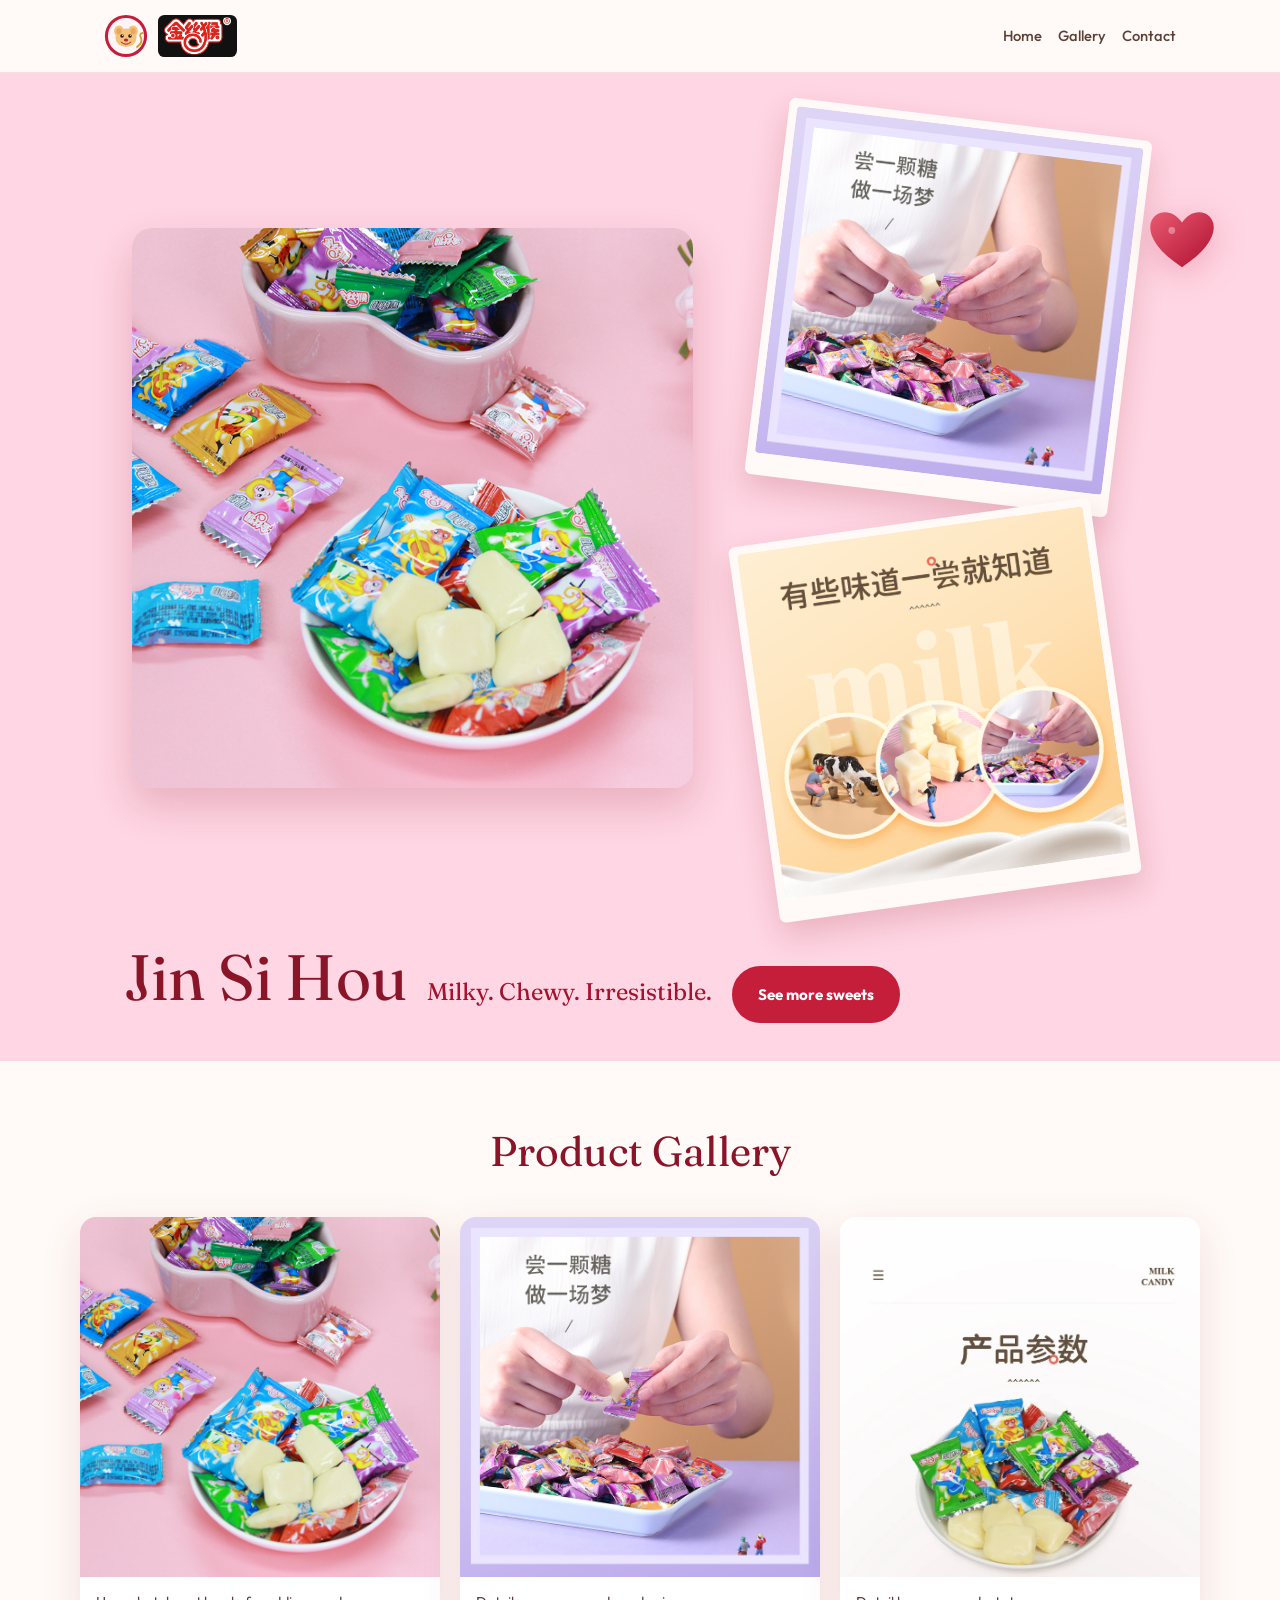
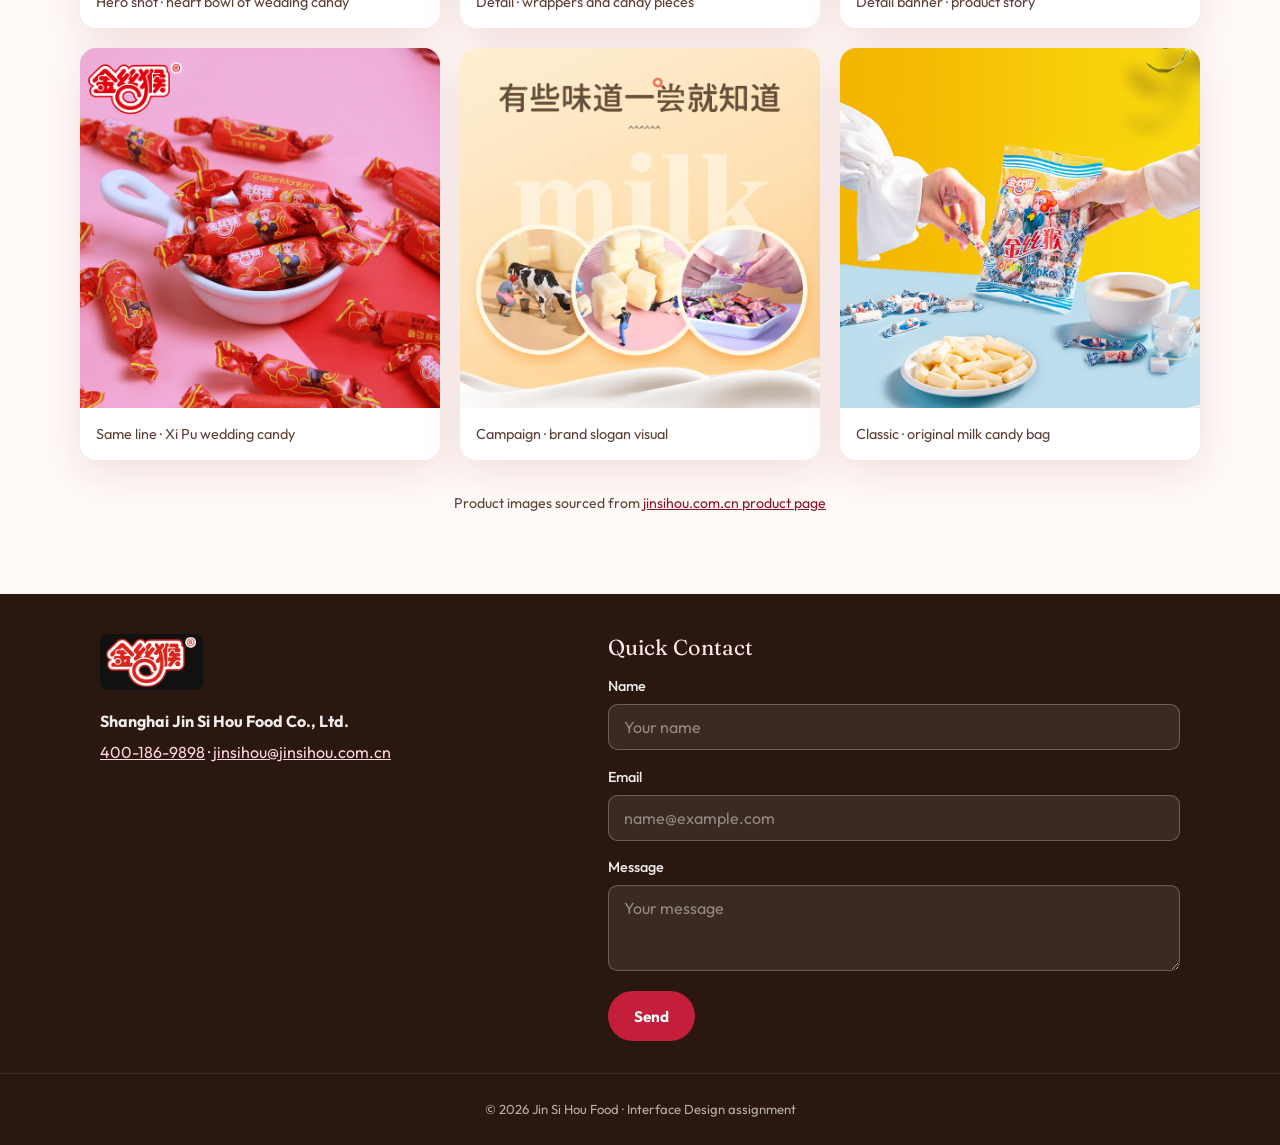
<file: labs/interface-design/index.html>
<!doctype html>
<html lang="en">
	<head>
		<meta charset="UTF-8" />
		<meta name="viewport" content="width=device-width, initial-scale=1.0" />
		<meta
			name="description"
			content="Jin Si Hou 500g wedding milk candy — a classic Chinese milk candy for weddings, celebrations, and sweet favors."
		/>
		<meta
			name="keywords"
			content="Jin Si Hou, Golden Monkey, wedding candy, milk candy, Chinese candy, Shanghai Jin Si Hou Food"
		/>
		<meta name="author" content="Interface Design Assignment" />
		<meta name="robots" content="noindex, nofollow" />
		<title>Jin Si Hou Candy | Home</title>
		<!-- Two custom Google Fonts: display + body -->
		<link
			href="https://fonts.googleapis.com/css2?family=Fraunces:opsz,wght@9..144,500;9..144,700&amp;family=Outfit:wght@400;500;700&amp;display=swap"
			rel="stylesheet"
		/>
		<link rel="stylesheet" href="css/styles.css" />
	</head>
	<body>
		<!-- Skip link for keyboard / accessibility -->
		<a class="skip-link" href="#main-content">Skip to main content</a>

		<!--  SITE HEADER  -->
		<header class="site-header">
			<div class="header-inner">
				<a class="brand" href="#top" aria-label="Jin Si Hou Wedding Candy home">
					<img
						class="brand-mark"
						src="svg/monkey-mark.svg"
						width="48"
						height="48"
						alt="Jin Si Hou mascot mark"
					/>
					<img
						class="brand-logo"
						src="images/logo.png"
						width="180"
						height="100"
						alt="Jin Si Hou"
					/>
				</a>
				<!-- Primary navigation -->
				<nav class="primary-nav" aria-label="Primary">
					<ul>
						<li><a href="#top">Home</a></li>
						<li><a href="#gallery">Gallery</a></li>
						<li><a href="#contact">Contact</a></li>
					</ul>
				</nav>
			</div>
		</header>

		<main id="main-content">
			<!-- Home: image-first candy showcase -->
			<section class="hero" id="top" aria-labelledby="hero-heading">
				<div class="hero-stage">
					<figure class="hero-shot hero-shot-main">
						<img
							src="images/product-main.jpg"
							width="800"
							height="800"
							alt="Creamy Jin Si Hou milk candies in colorful wrappers"
						/>
					</figure>
					<figure class="hero-shot hero-shot-side hero-shot-a">
						<img
							src="images/product-detail-2.jpg"
							width="800"
							height="800"
							alt="Close-up of soft milk candy pieces"
						/>
					</figure>
					<figure class="hero-shot hero-shot-side hero-shot-b">
						<img
							src="images/product-detail-1.jpg"
							width="800"
							height="800"
							alt="Jin Si Hou candy campaign photo"
						/>
					</figure>
				</div>
				<div class="hero-copy">
					<h1 id="hero-heading">Jin Si Hou</h1>
					<p class="hero-tagline">Milky. Chewy. Irresistible.</p>
					<a class="btn btn-primary" href="#gallery">See more sweets</a>
				</div>
				<img
					class="hero-deco hero-deco-heart"
					src="svg/candy-heart.svg"
					width="64"
					height="58"
					alt=""
					aria-hidden="true"
				/>
			</section>

			<!--  PRODUCT GALLERY  -->
			<section
				class="section gallery"
				id="gallery"
				aria-labelledby="gallery-heading"
			>
				<div class="section-inner">
					<header class="section-header">
						<h2 id="gallery-heading">Product Gallery</h2>
					</header>
					<div class="gallery-grid">
						<figure>
							<img
								src="images/product-main.jpg"
								width="800"
								height="800"
								alt="Jin Si Hou milk candy in a heart-shaped bowl"
							/>
							<figcaption>Hero shot · heart bowl of wedding candy</figcaption>
						</figure>
						<figure>
							<img
								src="images/product-detail-2.jpg"
								width="800"
								height="800"
								alt="Close-up of Jin Si Hou milk candy packaging and pieces"
							/>
							<figcaption>Detail · wrappers and candy pieces</figcaption>
						</figure>
						<figure>
							<img
								src="images/product-banner.jpg"
								width="790"
								height="1218"
								alt="Jin Si Hou milk candy product detail banner"
							/>
							<figcaption>Detail banner · product story</figcaption>
						</figure>
						<figure>
							<img
								src="images/related-xipu.jpg"
								width="800"
								height="800"
								alt="Jin Si Hou Xi Pu wedding candy 500g"
							/>
							<figcaption>Same line · Xi Pu wedding candy</figcaption>
						</figure>
						<figure>
							<img
								src="images/product-detail-1.jpg"
								width="800"
								height="800"
								alt="Jin Si Hou campaign art: some flavors you know at first taste"
							/>
							<figcaption>Campaign · brand slogan visual</figcaption>
						</figure>
						<figure>
							<img
								src="images/related-classic.jpg"
								width="800"
								height="800"
								alt="Classic original-flavor Jin Si Hou milk candy bag"
							/>
							<figcaption>Classic · original milk candy bag</figcaption>
						</figure>
					</div>
					<p class="source-note gallery-source">
						Product images sourced from
						<a
							href="http://www.jinsihou.com.cn/page12?product_id=38"
							rel="noopener noreferrer"
							target="_blank"
							>jinsihou.com.cn product page</a
						>
					</p>
				</div>
			</section>
		</main>

		<!-- Footer: logo, short company info, quick contact form -->
		<footer class="site-footer" id="contact">
			<div class="footer-inner">
				<div class="footer-brand">
					<img
						class="footer-logo"
						src="images/logo.png"
						width="200"
						height="110"
						alt="Jin Si Hou company logo"
					/>
					<address class="footer-info">
						<p><strong>Shanghai Jin Si Hou Food Co., Ltd.</strong></p>
						<p>
							<a href="tel:4001869898">400-186-9898</a>
							·
							<a href="mailto:jinsihou@jinsihou.com.cn"
								>jinsihou@jinsihou.com.cn</a
							>
						</p>
					</address>
				</div>

				<!-- Quick contact form -->
				<div class="footer-form-wrap">
					<h2>Quick Contact</h2>
					<form class="contact-form" action="#" method="post">
						<div class="form-field">
							<label for="contact-name">Name</label>
							<input
								type="text"
								id="contact-name"
								name="name"
								required
								autocomplete="name"
								placeholder="Your name"
							/>
						</div>
						<div class="form-field">
							<label for="contact-email">Email</label>
							<input
								type="email"
								id="contact-email"
								name="email"
								required
								autocomplete="email"
								placeholder="name@example.com"
							/>
						</div>
						<div class="form-field">
							<label for="contact-message">Message</label>
							<textarea
								id="contact-message"
								name="message"
								rows="3"
								required
								placeholder="Your message"
							></textarea>
						</div>
						<button type="submit" class="btn btn-primary">Send</button>
					</form>
				</div>
			</div>

			<div class="footer-bottom">
				<p>&copy; 2026 Jin Si Hou Food · Interface Design assignment</p>
			</div>
		</footer>
	</body>
</html>
</file>
<file: labs/interface-design/css/styles.css>
/* Jin Si Hou candy homepage styles — external stylesheet only */
:root {
	--brand-red: #c41e3a;
	--brand-red-dark: #8b1528;
	--ink: #2a1810;
	--ink-soft: #5c4036;
	--milk: #fffaf7;
	--white: #ffffff;
	--shadow: 0 12px 40px rgba(139, 21, 40, 0.12);
	--radius: 1rem;
	--font-display: 'Fraunces', Georgia, serif; /* custom display font */
	--font-body: 'Outfit', 'Segoe UI', sans-serif; /* custom body font */
	--max-width: 1120px;
	--header-h: 4.5rem;
}

*,
*::before,
*::after {
	box-sizing: border-box;
}

html {
	scroll-behavior: smooth;
}

body {
	margin: 0;
	font-family: var(--font-body);
	font-size: 1rem;
	line-height: 1.7;
	color: var(--ink);
	background: var(--milk);
}

img {
	max-width: 100%;
	height: auto;
	display: block;
}

a {
	color: var(--brand-red-dark);
}

a:hover,
a:focus-visible {
	color: var(--brand-red);
}

h1,
h2 {
	font-family: var(--font-display);
	font-weight: 400;
	line-height: 1.25;
	margin: 0 0 0.6em;
}

p {
	margin: 0 0 1em;
}

ul {
	margin: 0;
	padding: 0;
	list-style: none;
}

.skip-link {
	position: absolute;
	left: -999px;
	top: 0;
	background: var(--brand-red);
	color: var(--white);
	padding: 0.75rem 1rem;
	z-index: 1000;
}

.skip-link:focus {
	left: 1rem;
	top: 1rem;
}

.btn {
	display: inline-flex;
	align-items: center;
	justify-content: center;
	padding: 0.85rem 1.5rem;
	border-radius: 999px;
	border: 2px solid transparent;
	font-family: var(--font-body);
	font-weight: 700;
	font-size: 0.95rem;
	text-decoration: none;
	cursor: pointer;
	transition:
		transform 0.2s ease,
		background-color 0.2s ease,
		color 0.2s ease,
		border-color 0.2s ease;
}

.btn:hover,
.btn:focus-visible {
	transform: translateY(-2px);
}

.btn-primary {
	background: var(--brand-red);
	color: var(--white);
	border-color: var(--brand-red);
}

.btn-primary:hover,
.btn-primary:focus-visible {
	background: var(--brand-red-dark);
	border-color: var(--brand-red-dark);
	color: var(--white);
}

.site-header {
	position: sticky;
	top: 0;
	z-index: 100;
	background: rgba(255, 250, 247, 0.92);
	backdrop-filter: blur(10px);
	border-bottom: 1px solid rgba(196, 30, 58, 0.12);
}

.header-inner {
	max-width: var(--max-width);
	margin: 0 auto;
	min-height: var(--header-h);
	padding: 0.6rem 1.25rem;
	display: flex;
	align-items: center;
	justify-content: space-between;
	gap: 1rem;
}

.brand {
	display: flex;
	align-items: center;
	gap: 0.65rem;
	text-decoration: none;
	color: inherit;
}

.brand-mark {
	width: 44px;
	height: 44px;
	flex-shrink: 0;
}

.brand-logo {
	width: auto;
	height: 42px;
	object-fit: contain;
	background: #111;
	border-radius: 0.4rem;
	padding: 0.15rem 0.35rem;
}

.primary-nav ul {
	display: flex;
	flex-wrap: wrap;
	gap: 0.35rem 1rem;
	justify-content: flex-end;
}

.primary-nav a {
	font-size: 0.92rem;
	font-weight: 500;
	text-decoration: none;
	color: var(--ink-soft);
}

.primary-nav a:hover,
.primary-nav a:focus-visible {
	color: var(--brand-red);
}

/* Hero: large left photo + two tilted polaroids on the right */
.hero {
	position: relative;
	padding: 1.25rem 1rem 1.5rem;
	display: flex;
	flex-direction: column;
	gap: 1rem;
	background: #ffd6e4;
	overflow: hidden;
}

.hero-stage {
	display: grid;
	grid-template-columns: 1.35fr 1fr;
	grid-template-rows: 1fr 1fr;
	align-items: center;
	column-gap: 1.75rem;
	row-gap: 1.25rem;
	width: min(100%, 880px);
	margin-inline: auto;
	padding: 0.75rem 0.5rem;
}

.hero-shot {
	position: relative;
	margin: 0;
}

.hero-shot img {
	width: 100%;
	height: auto;
	aspect-ratio: 1 / 1;
	object-fit: cover;
	display: block;
}

.hero-shot-main {
	grid-row: 1 / span 2;
	border-radius: 1.25rem;
	overflow: hidden;
	box-shadow: 0 18px 40px rgba(139, 21, 40, 0.2);
	z-index: 1;
}

.hero-shot-main img {
	transition: transform 0.5s ease;
}

.hero-shot-main:hover img {
	transform: scale(1.04);
}

/* Polaroid-style side cards with soft rotation */
.hero-shot-side {
	background: #fffaf7;
	padding: 0.5rem 0.5rem 1.35rem;
	border-radius: 0.4rem;
	box-shadow: 0 14px 30px rgba(139, 21, 40, 0.18);
	z-index: 2;
	transition: transform 0.35s ease;
}

.hero-shot-side img {
	border-radius: 0.25rem;
}

.hero-shot-a {
	transform: rotate(6deg) translateX(0.35rem);
	justify-self: center;
	width: 88%;
}

.hero-shot-b {
	transform: rotate(-7deg) translateX(-0.2rem);
	justify-self: center;
	width: 88%;
}

.hero-shot-a:hover {
	transform: rotate(2deg) translateX(0.35rem) scale(1.03);
	z-index: 3;
}

.hero-shot-b:hover {
	transform: rotate(-2deg) translateX(-0.2rem) scale(1.03);
	z-index: 3;
}

.hero-copy {
	position: relative;
	z-index: 2;
	display: flex;
	flex-wrap: wrap;
	align-items: baseline;
	gap: 0.65rem 1.25rem;
	padding: 0.35rem 0.25rem;
	width: min(100%, 880px);
	margin-inline: auto;
	animation: copy-rise 0.8s ease-out;
}

.hero-copy h1 {
	font-size: clamp(2.4rem, 8vw, 4rem);
	margin: 0;
	color: var(--brand-red-dark);
}

.hero-tagline {
	font-family: var(--font-display);
	font-size: clamp(1.1rem, 2.8vw, 1.5rem);
	margin: 0;
	color: #a3122e;
}

.hero-deco {
	position: absolute;
	z-index: 2;
	filter: drop-shadow(0 8px 16px rgba(196, 30, 58, 0.25));
	animation: floaty 4.5s ease-in-out infinite;
}

.hero-deco-heart {
	top: 10%;
	right: 6%;
	width: 56px;
}

@keyframes floaty {
	0%,
	100% {
		transform: translateY(0) rotate(-4deg);
	}
	50% {
		transform: translateY(-14px) rotate(4deg);
	}
}

@keyframes copy-rise {
	from {
		opacity: 0;
		transform: translateY(14px);
	}
	to {
		opacity: 1;
		transform: translateY(0);
	}
}

.section {
	padding: 4rem 1.25rem;
}

.section-inner {
	max-width: var(--max-width);
	margin: 0 auto;
}

.section-header {
	text-align: center;
	margin-bottom: 2.5rem;
}

.section-header h2 {
	font-size: clamp(1.8rem, 4vw, 2.6rem);
	color: var(--brand-red-dark);
}

.section-header p {
	color: var(--ink-soft);
	max-width: 36rem;
	margin-left: auto;
	margin-right: auto;
}

.source-note {
	font-size: 0.88rem;
	color: var(--ink-soft);
}

/* Product gallery grid */
.gallery-grid {
	display: grid;
	gap: 1.25rem;
}

.gallery-grid figure {
	margin: 0;
	background: var(--white);
	border-radius: var(--radius);
	overflow: hidden;
	box-shadow: var(--shadow);
}

.gallery-grid img {
	width: 100%;
	aspect-ratio: 1 / 1;
	object-fit: cover;
}

.gallery-grid figure:nth-child(3) img {
	aspect-ratio: 3 / 4;
	object-position: top;
}

.gallery-grid figcaption {
	padding: 0.85rem 1rem;
	font-size: 0.9rem;
	color: var(--ink-soft);
}

.gallery-source {
	text-align: center;
	margin-top: 2rem;
	font-size: 0.88rem;
	color: var(--ink-soft);
}

.site-footer {
	background: #2a1810;
	color: rgba(255, 255, 255, 0.92);
	padding-top: 2.5rem;
}

.footer-inner {
	max-width: var(--max-width);
	margin: 0 auto;
	padding: 0 1.25rem 2rem;
	display: grid;
	gap: 2rem;
}

.footer-brand {
	display: flex;
	flex-direction: column;
	align-items: flex-start;
	gap: 0.85rem;
}

.footer-logo {
	height: 56px;
	width: auto;
	background: #111;
	border-radius: 0.5rem;
	padding: 0.2rem 0.4rem;
}

.footer-info {
	font-style: normal;
}

.footer-info p {
	margin: 0.25rem 0;
}

.footer-form-wrap h2 {
	font-size: 1.35rem;
	color: #ffe7ec;
}

.footer-info a {
	color: #ffd6e0;
}

/* Footer contact form fields */
.contact-form {
	display: grid;
	gap: 0.9rem;
}

.form-field {
	display: grid;
	gap: 0.35rem;
}

.form-field label {
	font-size: 0.9rem;
	font-weight: 500;
}

.form-field input,
.form-field textarea {
	width: 100%;
	padding: 0.75rem 0.9rem;
	border: 1px solid rgba(255, 255, 255, 0.25);
	border-radius: 0.6rem;
	background: rgba(255, 255, 255, 0.08);
	color: var(--white);
	font-family: var(--font-body);
	font-size: 1rem;
}

.form-field input::placeholder,
.form-field textarea::placeholder {
	color: rgba(255, 255, 255, 0.45);
}

.form-field input:focus,
.form-field textarea:focus {
	outline: 2px solid #c9a227;
	outline-offset: 2px;
	border-color: transparent;
}

.footer-form-wrap .btn-primary {
	justify-self: start;
	margin-top: 0.35rem;
}

.footer-bottom {
	border-top: 1px solid rgba(255, 255, 255, 0.12);
	padding: 1.25rem;
	text-align: center;
	font-size: 0.82rem;
	opacity: 0.7;
}

.footer-bottom p {
	margin: 0.25rem 0;
}

/* Breakpoints: tablet ~768px, desktop ~1024px, small phones ~480px */
@media (min-width: 768px) {
	.hero {
		padding: 1.5rem 1.5rem 1.75rem;
	}

	.hero-stage {
		width: min(100%, 960px);
		column-gap: 2rem;
		row-gap: 1.5rem;
		padding: 1rem 0.75rem;
	}

	.hero-shot-a {
		transform: rotate(7deg) translateX(0.5rem);
	}

	.hero-shot-b {
		transform: rotate(-8deg) translateX(-0.35rem);
	}

	.hero-copy {
		width: min(100%, 960px);
	}

	.gallery-grid {
		grid-template-columns: repeat(2, 1fr);
	}

	.footer-inner {
		grid-template-columns: 1fr 1.2fr;
		align-items: start;
	}
}

@media (min-width: 1024px) {
	.header-inner {
		padding-left: 1.5rem;
		padding-right: 1.5rem;
	}

	.hero {
		padding: 1.75rem 2rem 2rem;
		max-width: 1280px;
		margin: 0 auto;
	}

	.hero-stage {
		width: min(100%, 1040px);
		column-gap: 2.5rem;
	}

	.hero-copy {
		width: min(100%, 1040px);
	}

	.hero-deco-heart {
		right: 5%;
		top: 14%;
		width: 68px;
	}

	.gallery-grid {
		grid-template-columns: repeat(3, 1fr);
	}

	.gallery-grid figure:nth-child(3) img {
		aspect-ratio: 1 / 1;
	}
}

@media (prefers-reduced-motion: reduce) {
	.hero-shot-main img,
	.hero-shot-side,
	.hero-copy,
	.hero-deco {
		animation: none;
		transition: none;
	}

	.hero-shot-a,
	.hero-shot-b,
	.hero-shot-a:hover,
	.hero-shot-b:hover {
		transform: none;
	}
}

@media (max-width: 480px) {
	.primary-nav ul {
		gap: 0.25rem 0.65rem;
	}

	.primary-nav a {
		font-size: 0.8rem;
	}

	.brand-logo {
		height: 34px;
	}

	.hero-stage {
		grid-template-columns: 1fr 1fr;
		grid-template-rows: auto auto;
		width: 100%;
		column-gap: 0.85rem;
		row-gap: 1rem;
		padding: 0.5rem 0.25rem 0.75rem;
	}

	.hero-shot-main {
		grid-column: 1 / -1;
		grid-row: auto;
	}

	.hero-shot-a,
	.hero-shot-b {
		width: 92%;
	}

	.hero-shot-a {
		transform: rotate(5deg);
	}

	.hero-shot-b {
		transform: rotate(-5deg);
	}

	.hero-deco {
		display: none;
	}
}
</file>
